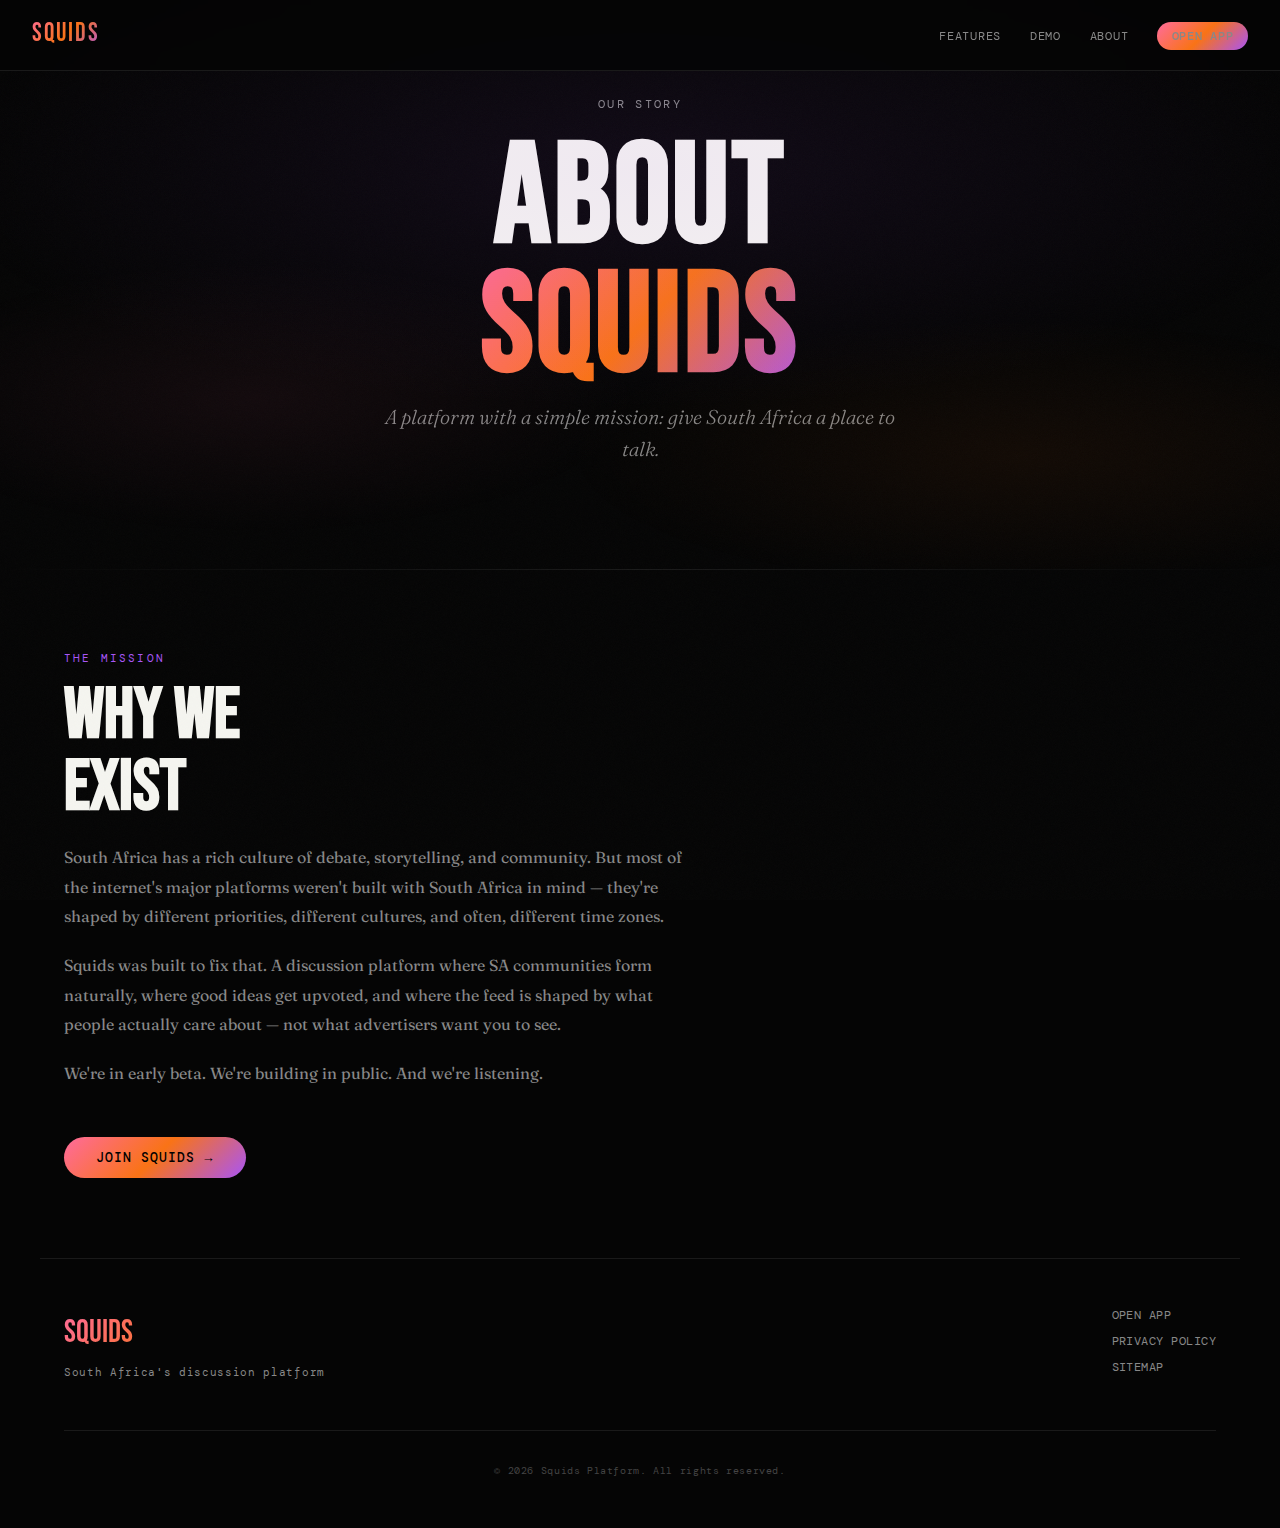
<file: about.html>
<!DOCTYPE html>
<html lang="en-ZA">
<head>
<meta charset="UTF-8">
<meta name="viewport" content="width=device-width,initial-scale=1">
<title>About Squids — South Africa's Community Discussion Platform</title>
<meta name="description" content="Learn about Squids, the discussion platform built for South Africa. Our story, our mission, and how we're building a better space for local voices.">
<meta name="robots" content="index,follow">
<link rel="canonical" href="https://tyvila.online/about.html">
<link rel="sitemap" type="application/xml" href="https://tyvila.online/sitemap.xml">
<meta property="og:title" content="About Squids — South Africa's Community Discussion Platform">
<meta property="og:description" content="Learn about Squids, the discussion platform built for South Africa.">
<meta property="og:url" content="https://tyvila.online/about.html">
<meta property="og:type" content="website">
<script type="application/ld+json">{"@context":"https://schema.org","@type":"AboutPage","url":"https://tyvila.online/about.html","name":"About Squids","description":"About Squids — South Africa's Community Discussion Platform","isPartOf":{"@type":"WebSite","url":"https://tyvila.online/"},"breadcrumb":{"@type":"BreadcrumbList","itemListElement":[{"@type":"ListItem","position":1,"name":"Home","item":"https://tyvila.online/"},{"@type":"ListItem","position":2,"name":"About","item":"https://tyvila.online/about.html"}]}}</script>
<link rel="preconnect" href="https://fonts.googleapis.com">
<link rel="preconnect" href="https://fonts.gstatic.com" crossorigin>
<link rel="stylesheet" href="/assets/css/s.css">
</head>
<body>
<div class="sq-noise" aria-hidden="true"></div>
<header>
<nav class="sq-nav" role="navigation" aria-label="Main navigation">
  <a class="sq-logo" href="/" aria-label="Squids home">SQUIDS</a>
  <button class="sq-nav-toggle" aria-label="Toggle menu" aria-expanded="false" aria-controls="main-nav-a">
    <span></span><span></span><span></span>
  </button>
  <ul class="sq-nav-links" id="main-nav-a" role="list">
    <li><a href="/#features">Features</a></li>
    <li><a href="/#demo">Demo</a></li>
    <li><a href="/about.html" aria-current="page">About</a></li>
    <li><a href="https://squids.co.za" rel="noopener" target="_blank" class="sq-pill">Open App</a></li>
  </ul>
</nav>
</header>
<main>
<section class="sq-hero" style="min-height:60svh" aria-labelledby="about-h1">
  <p class="sq-hero-eyebrow">Our Story</p>
  <h1 class="sq-hero-h1" id="about-h1">ABOUT<br><em>SQUIDS</em></h1>
  <p class="sq-hero-sub">A platform with a simple mission: give South Africa a place to talk.</p>
</section>
<div class="sq-div"></div>
<section class="sq-section">
  <p class="sq-section-label">The Mission</p>
  <h2 class="sq-section-h2">WHY WE<br>EXIST</h2>
  <div style="max-width:640px;color:var(--cs);line-height:1.85;font-size:1rem">
    <p style="margin-bottom:1.2rem">South Africa has a rich culture of debate, storytelling, and community. But most of the internet's major platforms weren't built with South Africa in mind — they're shaped by different priorities, different cultures, and often, different time zones.</p>
    <p style="margin-bottom:1.2rem">Squids was built to fix that. A discussion platform where SA communities form naturally, where good ideas get upvoted, and where the feed is shaped by what people actually care about — not what advertisers want you to see.</p>
    <p>We're in early beta. We're building in public. And we're listening.</p>
  </div>
  <div style="margin-top:3rem">
    <button class="sq-cta-btn primary sq-cta-btn" aria-label="Join Squids">Join Squids →</button>
  </div>
</section>
</main>
<footer>
<div class="sq-footer">
  <div><div class="sq-footer-brand">SQUIDS</div><div class="sq-footer-sub">South Africa's discussion platform</div></div>
  <nav class="sq-footer-links" aria-label="Footer navigation">
    <a href="https://squids.co.za" rel="noopener" target="_blank">Open App</a>
    <a href="https://policies.squids.co.za" rel="noopener" target="_blank">Privacy Policy</a>
    <a href="/sitemap.xml">Sitemap</a>
  </nav>
  <div class="sq-footer-copy">© 2026 Squids Platform. All rights reserved.</div>
</div>
</footer>
<script src="/assets/js/s.js" defer></script>
</body>
</html>
</file>
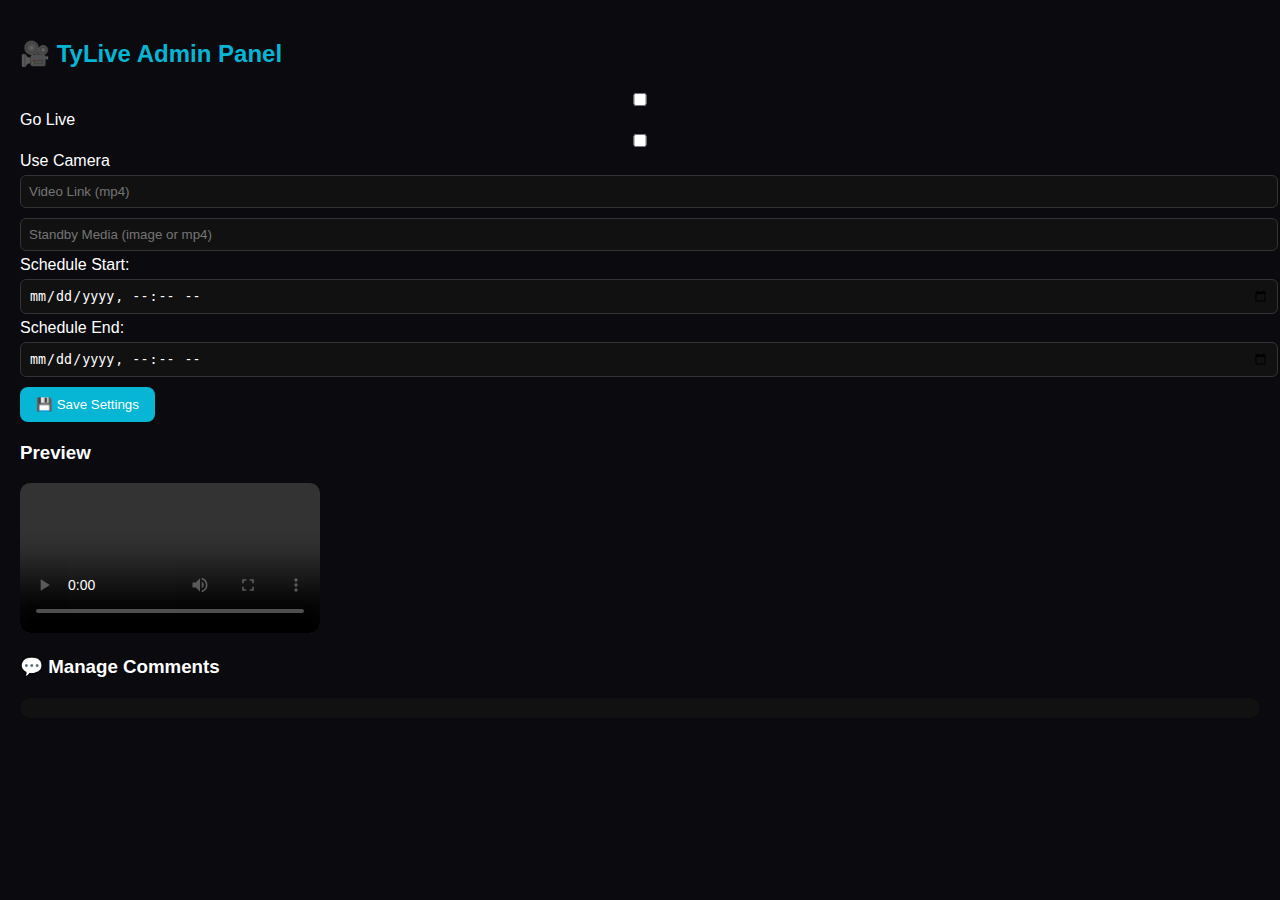
<file: ad-liv.html>
<!DOCTYPE html>
<html lang="en">
<head>
<meta charset="UTF-8">
<title>TyLive Admin</title>
<meta name="viewport" content="width=device-width,initial-scale=1.0">
<link rel="icon" href="https://www.tyvila.online/cdn/favicon.ico">
<style>
body{margin:0;font-family:'Segoe UI',sans-serif;background:#0a0a0f;color:#fff;padding:20px;}
h2{color:#06b6d4;}
input,select,textarea{width:100%;padding:8px;margin:5px 0;background:#111;color:#fff;border:1px solid #333;border-radius:6px;}
button{padding:10px 16px;border:none;border-radius:8px;background:#06b6d4;color:#fff;cursor:pointer;margin-top:5px;}
button:hover{background:#0891b2;}
#commentsList{margin-top:20px;max-height:300px;overflow-y:auto;background:#111;padding:10px;border-radius:10px;}
.comment{border-bottom:1px solid #333;padding:8px;}
.comment .author{color:#ff6600;font-weight:bold;}
#preview{margin-top:20px;}
video,img{max-width:100%;border-radius:10px;}
</style>
</head>
<body>
<h2>🎥 TyLive Admin Panel</h2>

<section>
  <label><input type="checkbox" id="isLive"> Go Live</label><br>
  <label><input type="checkbox" id="useCamera"> Use Camera</label><br>
  <input type="text" id="videoLink" placeholder="Video Link (mp4)">
  <input type="text" id="standbyMedia" placeholder="Standby Media (image or mp4)">
  <label>Schedule Start:</label><input type="datetime-local" id="scheduleStart">
  <label>Schedule End:</label><input type="datetime-local" id="scheduleEnd">
  <button onclick="saveConfig()">💾 Save Settings</button>
</section>

<div id="preview">
  <h3>Preview</h3>
  <video id="previewVideo" controls autoplay></video>
  <img id="previewImage" style="display:none;">
</div>

<section>
  <h3>💬 Manage Comments</h3>
  <div id="commentsList"></div>
</section>

<script type="module">
import { createClient } from 'https://cdn.jsdelivr.net/npm/@supabase/supabase-js/+esm'

const supabase = createClient(
  "https://wwcedhbbdoyrmquokyjj.supabase.co",
  "eyJhbGciOiJIUzI1NiIsInR5cCI6IkpXVCJ9.eyJpc3MiOiJzdXBhYmFzZSIsInJlZiI6Ind3Y2VkaGJiZG95cm1xdW9reWpqIiwicm9sZSI6ImFub24iLCJpYXQiOjE3NTYwMzYyNjUsImV4cCI6MjA3MTYxMjI2NX0.s29eO4ZQ74R6Jktn5zKZ-AiH6_QYC-_9WFqAS_m1kj4"
)

async function loadConfig(){
  const {data} = await supabase.from('ty_live_config').select('*').limit(1).single()
  if(!data) return
  document.getElementById('isLive').checked=data.is_live
  document.getElementById('useCamera').checked=data.use_camera
  document.getElementById('videoLink').value=data.current_video||''
  document.getElementById('standbyMedia').value=data.standby_media||''
  if(data.schedule_start) document.getElementById('scheduleStart').value=data.schedule_start.split('.')[0]
  if(data.schedule_end) document.getElementById('scheduleEnd').value=data.schedule_end.split('.')[0]
}

async function saveConfig(){
  const payload={
    is_live: document.getElementById('isLive').checked,
    use_camera: document.getElementById('useCamera').checked,
    current_video: document.getElementById('videoLink').value,
    standby_media: document.getElementById('standbyMedia').value,
    schedule_start: document.getElementById('scheduleStart').value||null,
    schedule_end: document.getElementById('scheduleEnd').value||null
  }
  await supabase.from('ty_live_config').delete().neq('id',null) -- keep one config only
  await supabase.from('ty_live_config').insert([payload])
  alert('✅ Config Saved!')
  loadConfig()
}

async function loadComments(){
  const {data} = await supabase.from('ty_live_comments').select('*').order('created_at',{ascending:false})
  const list=document.getElementById('commentsList')
  list.innerHTML=''
  data.forEach(c=>{
    const div=document.createElement('div')
    div.className='comment'
    div.innerHTML=`<span class="author">${c.username}</span>: ${c.content} <button onclick="delComment('${c.id}')">🗑</button>`
    list.appendChild(div)
  })
}

async function delComment(id){
  await supabase.from('ty_live_comments').delete().eq('id',id)
  loadComments()
}

loadConfig()
loadComments()
setInterval(loadComments,5000)
</script>
</body>
</html>
</file>
<file: assets/css/s.css>
@import url('https://fonts.googleapis.com/css2?family=Bebas+Neue&family=DM+Mono:ital,wght@0,300;0,400;0,500;1,300&family=Fraunces:ital,opsz,wght@0,9..144,300;0,9..144,700;1,9..144,300&display=swap');
:root{--c0:#050505;--c1:#0a0a0a;--c2:#111;--c3:#1a1a1a;--ct:#f5f5f0;--cs:#888;--cp:#ff6b9d;--co:#f97316;--cv:#a855f7;--cg:linear-gradient(135deg,var(--cp),var(--co),var(--cv));--cgr:linear-gradient(135deg,var(--cv),var(--co),var(--cp));--r:8px;--tr:0.25s ease;--fw:1200px}
*,*::before,*::after{box-sizing:border-box;margin:0;padding:0}
html{scroll-behavior:smooth;font-size:16px}
body{background:var(--c0);color:var(--ct);font-family:'Fraunces',Georgia,serif;line-height:1.6;overflow-x:hidden;-webkit-font-smoothing:antialiased}
::selection{background:var(--cp);color:#000}
a{color:var(--co);text-decoration:none;transition:color var(--tr)}
a:hover{color:var(--cp)}
img{max-width:100%;height:auto;display:block}
.sq-fade{opacity:0;transform:translateY(28px);transition:opacity .6s ease,transform .6s ease}
.sq-visible{opacity:1;transform:none}
/* NAV */
.sq-nav{position:fixed;top:0;left:0;right:0;z-index:999;padding:.9rem 2rem;display:flex;align-items:center;justify-content:space-between;background:rgba(5,5,5,.85);backdrop-filter:blur(12px);border-bottom:1px solid var(--c3)}
.sq-logo{font-family:'Bebas Neue',sans-serif;font-size:1.6rem;letter-spacing:.08em;background:var(--cg);-webkit-background-clip:text;-webkit-text-fill-color:transparent;background-clip:text}
.sq-nav-links{display:flex;gap:1.8rem;align-items:center;list-style:none}
.sq-nav-links a{font-family:'DM Mono',monospace;font-size:.78rem;color:var(--cs);letter-spacing:.06em;text-transform:uppercase;transition:color var(--tr)}
.sq-nav-links a:hover{color:var(--ct)}
.sq-nav-toggle{display:none;background:none;border:none;cursor:pointer;width:28px;height:20px;flex-direction:column;justify-content:space-between;padding:0}
.sq-nav-toggle span{display:block;height:2px;background:var(--ct);border-radius:2px;transition:all var(--tr)}
.sq-pill{background:var(--cg);color:#000;font-family:'DM Mono',monospace;font-size:.72rem;font-weight:500;padding:.35rem .9rem;border-radius:999px;letter-spacing:.04em;cursor:pointer;border:none;transition:opacity var(--tr)}
.sq-pill:hover{opacity:.85}
/* HERO */
.sq-hero{min-height:100svh;display:flex;flex-direction:column;align-items:center;justify-content:center;text-align:center;padding:6rem 1.5rem 4rem;position:relative;overflow:hidden}
.sq-hero::before{content:'';position:absolute;inset:0;background:radial-gradient(ellipse 80% 60% at 50% 30%,rgba(169,85,247,.08),transparent 70%),radial-gradient(ellipse 60% 40% at 80% 80%,rgba(249,115,22,.06),transparent 60%),radial-gradient(ellipse 50% 40% at 20% 70%,rgba(255,107,157,.06),transparent 60%);pointer-events:none}
.sq-hero-eyebrow{font-family:'DM Mono',monospace;font-size:.72rem;letter-spacing:.2em;text-transform:uppercase;color:var(--cs);margin-bottom:1.2rem;display:flex;align-items:center;gap:.6rem}
.sq-hero-eyebrow::before,.sq-hero-eyebrow::after{content:'';flex:1;max-width:40px;height:1px;background:var(--c3)}
.sq-hero-h1{font-family:'Bebas Neue',sans-serif;font-size:clamp(3.5rem,11vw,9rem);line-height:.92;letter-spacing:.02em;margin-bottom:.5rem}
.sq-hero-h1 em{font-style:normal;background:var(--cg);-webkit-background-clip:text;-webkit-text-fill-color:transparent;background-clip:text}
.sq-hero-label{font-family:'DM Mono',monospace;font-size:clamp(.85rem,2vw,1.1rem);color:var(--co);letter-spacing:.08em;margin-bottom:1.8rem;min-height:1.5em;transition:opacity .3s ease}
.sq-hero-sub{font-size:clamp(1rem,2.5vw,1.25rem);color:var(--cs);max-width:520px;margin:0 auto 2.5rem;font-weight:300;font-style:italic}
.sq-hero-actions{display:flex;gap:1rem;flex-wrap:wrap;justify-content:center}
.sq-cta-btn{font-family:'DM Mono',monospace;font-size:.82rem;letter-spacing:.08em;text-transform:uppercase;padding:.75rem 2rem;border-radius:999px;cursor:pointer;border:none;transition:all var(--tr)}
.sq-cta-btn.primary{background:var(--cg);color:#000;font-weight:500}
.sq-cta-btn.primary:hover{opacity:.85;transform:translateY(-2px)}
.sq-cta-btn.ghost{background:transparent;color:var(--ct);border:1px solid var(--c3)}
.sq-cta-btn.ghost:hover{border-color:var(--cs);transform:translateY(-2px)}
.sq-scroll-hint{position:absolute;bottom:2rem;left:50%;transform:translateX(-50%);display:flex;flex-direction:column;align-items:center;gap:.4rem;opacity:.4;animation:sq-bounce 2s infinite}
.sq-scroll-hint span{font-family:'DM Mono',monospace;font-size:.65rem;letter-spacing:.15em;text-transform:uppercase}
.sq-scroll-arrow{width:1px;height:40px;background:linear-gradient(to bottom,var(--cs),transparent)}
@keyframes sq-bounce{0%,100%{transform:translateX(-50%) translateY(0)}50%{transform:translateX(-50%) translateY(6px)}}
/* NOISE TEXTURE */
.sq-noise{position:fixed;inset:0;z-index:0;opacity:.025;pointer-events:none;background-image:url("data:image/svg+xml,%3Csvg viewBox='0 0 512 512' xmlns='http://www.w3.org/2000/svg'%3E%3Cfilter id='n'%3E%3CfeTurbulence type='fractalNoise' baseFrequency='0.75' numOctaves='4' stitchTiles='stitch'/%3E%3C/filter%3E%3Crect width='100%25' height='100%25' filter='url(%23n)'/%3E%3C/svg%3E");background-size:256px}
/* SECTIONS */
.sq-section{padding:5rem 1.5rem;max-width:var(--fw);margin:0 auto}
.sq-section-label{font-family:'DM Mono',monospace;font-size:.68rem;letter-spacing:.2em;text-transform:uppercase;color:var(--cv);margin-bottom:.8rem}
.sq-section-h2{font-family:'Bebas Neue',sans-serif;font-size:clamp(2rem,6vw,4.5rem);line-height:1;margin-bottom:1.2rem}
.sq-section-sub{color:var(--cs);font-size:1rem;max-width:480px;font-style:italic;margin-bottom:3rem}
/* FEATURES GRID */
.sq-features{display:grid;grid-template-columns:repeat(auto-fit,minmax(260px,1fr));gap:1.5rem;margin-top:1rem}
.sq-feat{background:var(--c1);border:1px solid var(--c3);border-radius:var(--r);padding:2rem;transition:border-color var(--tr),transform var(--tr);position:relative;overflow:hidden}
.sq-feat::before{content:'';position:absolute;inset:0;background:var(--cg);opacity:0;transition:opacity var(--tr)}
.sq-feat:hover{border-color:transparent;transform:translateY(-4px)}
.sq-feat:hover::before{opacity:.04}
.sq-feat-icon{font-size:2rem;margin-bottom:1rem;display:block}
.sq-feat-title{font-family:'Bebas Neue',sans-serif;font-size:1.4rem;letter-spacing:.04em;margin-bottom:.5rem}
.sq-feat-desc{font-size:.88rem;color:var(--cs);line-height:1.65}
/* DEMO STRIP */
.sq-demo-wrap{position:relative;margin:4rem 0;border-radius:12px;overflow:hidden;border:1px solid var(--c3)}
.sq-demo-label{position:absolute;top:1rem;left:50%;transform:translateX(-50%);z-index:10;background:rgba(5,5,5,.9);border:1px solid var(--c3);border-radius:999px;font-family:'DM Mono',monospace;font-size:.65rem;letter-spacing:.15em;text-transform:uppercase;padding:.3rem 1rem;color:var(--cs);white-space:nowrap}
.sq-demo-shield{position:absolute;inset:0;z-index:5;cursor:not-allowed;user-select:none;-webkit-user-drag:none}
.sq-demo-img{width:100%;display:block;filter:blur(0px);transition:filter var(--tr)}
.sq-demo-wrap:hover .sq-demo-img{filter:blur(0px)}
/* FEED DEMO */
.sq-feed-wrap{position:relative;overflow:hidden}
.sq-feed-overlay{position:absolute;bottom:0;left:0;right:0;height:180px;background:linear-gradient(to top,var(--c0),transparent);z-index:10;pointer-events:none}
.sq-feed{display:grid;grid-template-columns:repeat(auto-fill,minmax(280px,1fr));gap:1.2rem}
.sq-card{background:var(--c1);border:1px solid var(--c3);border-radius:var(--r);padding:1.5rem;position:relative;transition:border-color var(--tr),transform var(--tr);overflow:hidden}
.sq-card:hover{border-color:#333;transform:translateY(-3px)}
.sq-card-tag{font-family:'DM Mono',monospace;font-size:.62rem;letter-spacing:.15em;text-transform:uppercase;color:var(--cv);margin-bottom:.8rem}
.sq-card-title{font-family:'Bebas Neue',sans-serif;font-size:1.25rem;letter-spacing:.04em;line-height:1.15;margin-bottom:.6rem}
.sq-card-body{font-size:.82rem;color:var(--cs);line-height:1.6;margin-bottom:1.2rem}
.sq-card-foot{display:flex;align-items:center;gap:.6rem;font-family:'DM Mono',monospace;font-size:.7rem}
.sq-avatar{width:24px;height:24px;border-radius:50%;background:var(--cg);display:inline-flex;align-items:center;justify-content:center;font-size:.65rem;font-weight:700;color:#000;flex-shrink:0}
.sq-uname{color:var(--cs);flex:1;overflow:hidden;text-overflow:ellipsis;white-space:nowrap}
.sq-votes{color:var(--co)}
.sq-demo-badge{position:absolute;top:.75rem;right:.75rem;background:rgba(249,115,22,.15);border:1px solid rgba(249,115,22,.3);border-radius:999px;font-family:'DM Mono',monospace;font-size:.55rem;letter-spacing:.12em;text-transform:uppercase;padding:.2rem .5rem;color:var(--co)}
/* STATS */
.sq-stats{display:flex;flex-wrap:wrap;gap:2rem;margin:3rem 0}
.sq-stat{flex:1;min-width:140px}
.sq-stat-val{font-family:'Bebas Neue',sans-serif;font-size:3rem;line-height:1;background:var(--cg);-webkit-background-clip:text;-webkit-text-fill-color:transparent;background-clip:text}
.sq-stat-key{font-family:'DM Mono',monospace;font-size:.7rem;letter-spacing:.12em;text-transform:uppercase;color:var(--cs);margin-top:.2rem}
.sq-stat-note{font-size:.72rem;color:#555;margin-top:.2rem;font-style:italic}
/* MANIFESTO */
.sq-manifesto{border-top:1px solid var(--c3);border-bottom:1px solid var(--c3);padding:5rem 1.5rem;text-align:center;position:relative;overflow:hidden}
.sq-manifesto::before{content:'🦑';position:absolute;font-size:20rem;opacity:.03;left:50%;top:50%;transform:translate(-50%,-50%);pointer-events:none;line-height:1}
.sq-manifesto-body{font-family:'Fraunces',serif;font-size:clamp(1.4rem,3.5vw,2.4rem);font-style:italic;font-weight:300;max-width:700px;margin:0 auto;line-height:1.45;position:relative;z-index:1}
.sq-manifesto-body strong{font-style:normal;background:var(--cg);-webkit-background-clip:text;-webkit-text-fill-color:transparent;background-clip:text;font-weight:700}
/* FOOTER */
.sq-footer{border-top:1px solid var(--c3);padding:3rem 1.5rem;max-width:var(--fw);margin:0 auto;display:flex;flex-wrap:wrap;gap:2rem;align-items:flex-start;justify-content:space-between}
.sq-footer-brand{font-family:'Bebas Neue',sans-serif;font-size:2rem;background:var(--cg);-webkit-background-clip:text;-webkit-text-fill-color:transparent;background-clip:text;margin-bottom:.4rem}
.sq-footer-sub{font-family:'DM Mono',monospace;font-size:.7rem;color:var(--cs);letter-spacing:.06em}
.sq-footer-links{display:flex;flex-direction:column;gap:.5rem}
.sq-footer-links a{font-family:'DM Mono',monospace;font-size:.72rem;color:var(--cs);letter-spacing:.04em;text-transform:uppercase;transition:color var(--tr)}
.sq-footer-links a:hover{color:var(--ct)}
.sq-footer-copy{width:100%;font-family:'DM Mono',monospace;font-size:.65rem;color:#444;letter-spacing:.06em;text-align:center;padding-top:2rem;border-top:1px solid var(--c3);margin-top:1rem}
/* DIVIDER */
.sq-div{height:1px;background:linear-gradient(90deg,transparent,var(--c3),transparent);margin:0}
/* PILL TAG */
.sq-tag{display:inline-flex;align-items:center;gap:.3rem;font-family:'DM Mono',monospace;font-size:.65rem;letter-spacing:.1em;text-transform:uppercase;background:var(--c3);border-radius:999px;padding:.25rem .7rem;color:var(--cs)}
/* RESPONSIVE */
@media(max-width:768px){.sq-nav-links{display:none;position:fixed;top:60px;left:0;right:0;background:rgba(5,5,5,.98);flex-direction:column;padding:2rem;gap:1.2rem;border-bottom:1px solid var(--c3)}.sq-nav-links.sq-open{display:flex}.sq-nav-toggle{display:flex}.sq-footer{flex-direction:column;gap:2rem}.sq-hero-actions{flex-direction:column;align-items:center}}
@media(prefers-reduced-motion:reduce){.sq-fade{opacity:1;transform:none;transition:none}.sq-scroll-hint{animation:none}}
</file>
